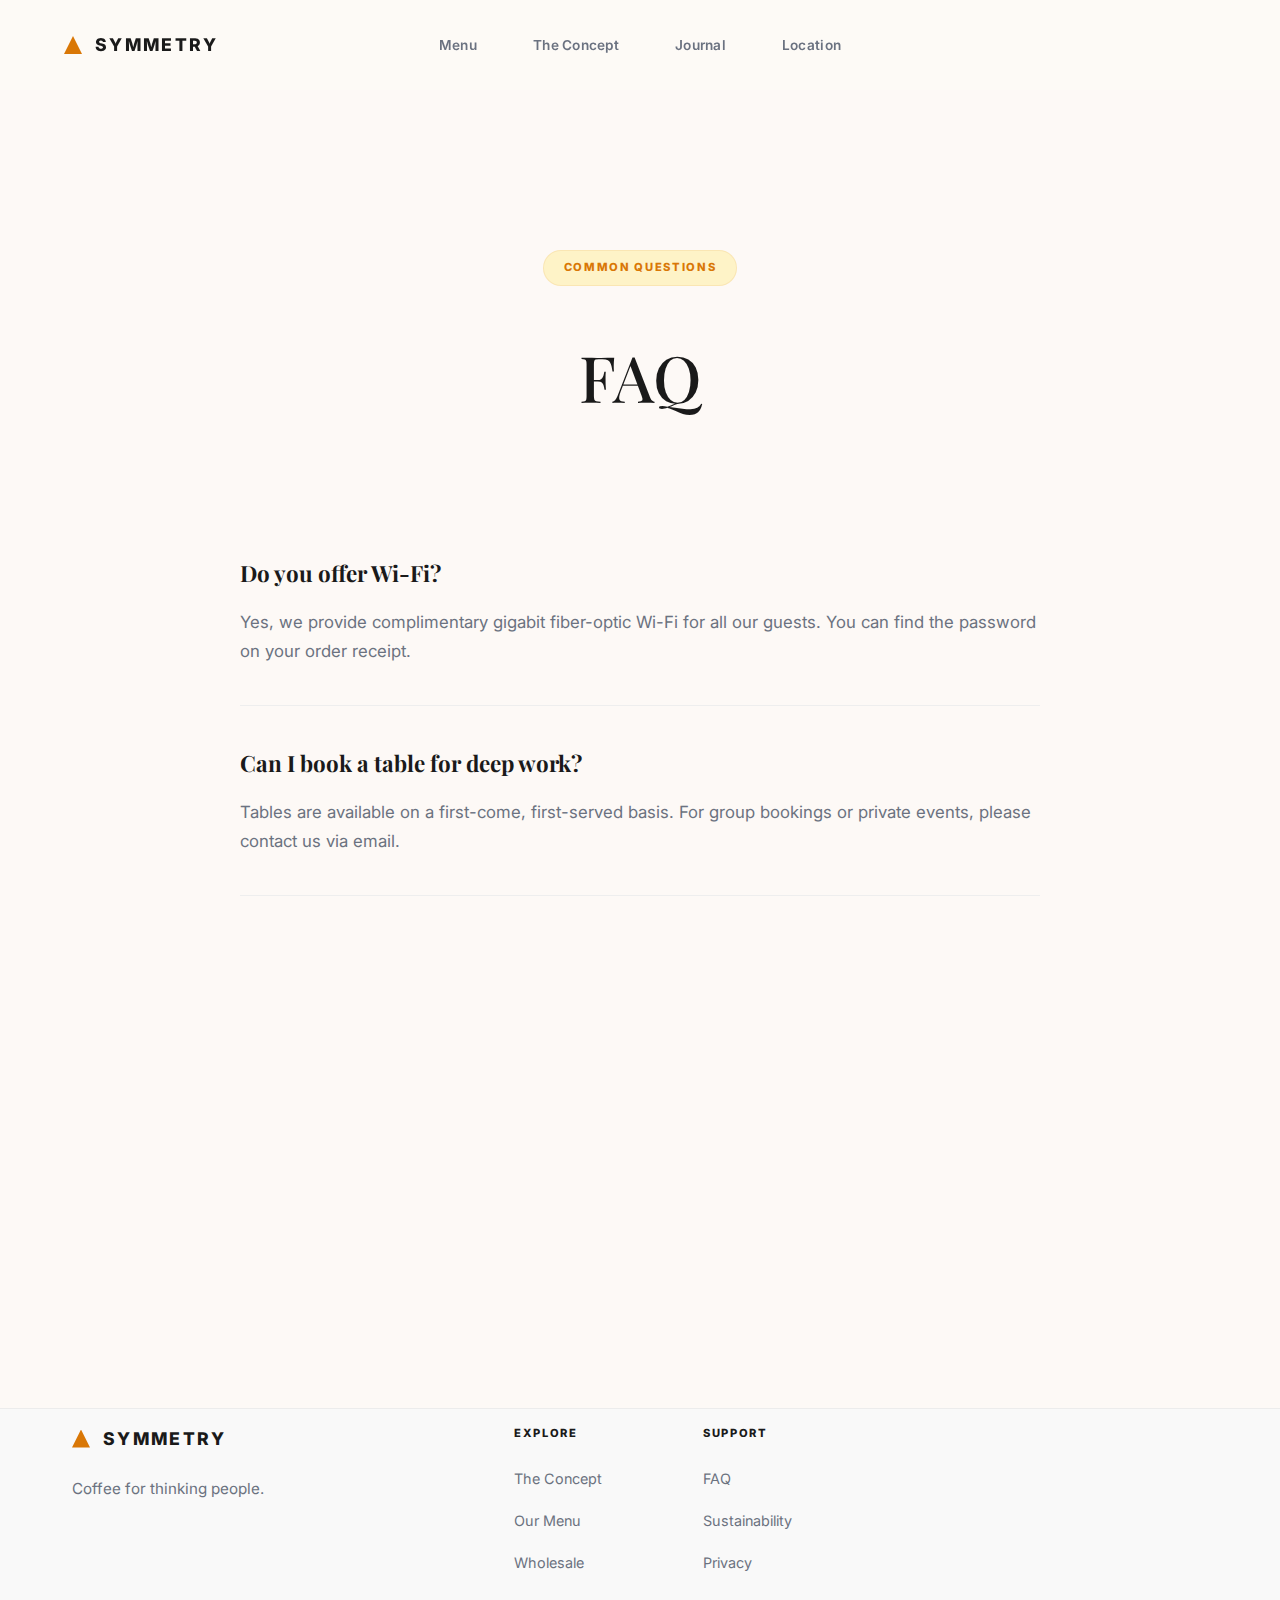
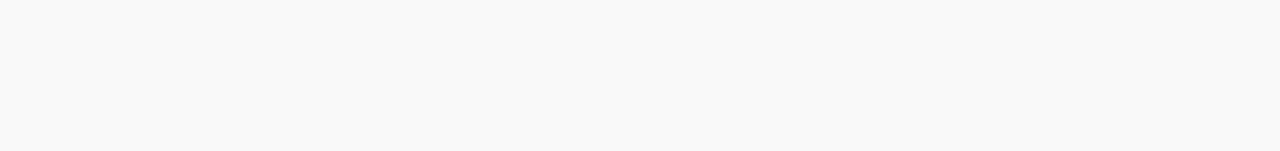
<file: faq.html>
<!DOCTYPE html>
<html lang="en">

<head>
    <meta charset="UTF-8">
    <meta name="viewport" content="width=device-width, initial-scale=1.0">
    <title>FAQ — SYMMETRY</title>

    <!-- Google Fonts -->
    <link rel="preconnect" href="https://fonts.googleapis.com">
    <link rel="preconnect" href="https://fonts.gstatic.com" crossorigin>
    <link
        href="https://fonts.googleapis.com/css2?family=Inter:wght@400;500;600;700&family=Playfair+Display:ital,wght@0,500;0,600;0,700;1,500;1,600&display=swap"
        rel="stylesheet">

    <!-- Styles -->
    <link rel="stylesheet" href="style.css">
    <style>
        .faq-hero {
            padding: 10rem 0 4rem;
            text-align: center;
        }

        .faq-hero h1 {
            font-size: 4rem;
            margin-bottom: 1.5rem;
        }

        .faq-list {
            max-width: 800px;
            margin: 0 auto 10rem;
        }

        .faq-item {
            border-bottom: 1px solid #eee;
            padding: 2.5rem 0;
        }

        .faq-question {
            font-size: 1.4rem;
            font-weight: 700;
            margin-bottom: 1rem;
            color: var(--text-primary);
        }

        .faq-answer {
            font-size: 1.05rem;
            color: var(--text-secondary);
            line-height: 1.7;
        }
    </style>
</head>

<body>

    <header>
        <div class="container">
            <nav>
                <a href="index.html" class="logo"><span></span>SYMMETRY</a>
                <ul class="nav-links">
                    <li><a href="menu.html">Menu</a></li>
                    <li><a href="concept.html">The Concept</a></li>
                    <li><a href="index.html#journal">Journal</a></li>
                    <li><a href="index.html#location">Location</a></li>
                </ul>
            </nav>
        </div>
    </header>

    <main class="container">
        <div class="faq-hero">
            <span class="badge">Common Questions</span>
            <h1>FAQ</h1>
        </div>

        <div class="faq-list">
            <div class="faq-item" data-reveal>
                <h3 class="faq-question">Do you offer Wi-Fi?</h3>
                <p class="faq-answer">Yes, we provide complimentary gigabit fiber-optic Wi-Fi for all our guests. You
                    can find the password on your order receipt.</p>
            </div>
            <div class="faq-item" data-reveal class="delay-1">
                <h3 class="faq-question">Can I book a table for deep work?</h3>
                <p class="faq-answer">Tables are available on a first-come, first-served basis. For group bookings or
                    private events, please contact us via email.</p>
            </div>
            <div class="faq-item" data-reveal class="delay-2">
                <h3 class="faq-question">Is the space suitable for business meetings?</h3>
                <p class="faq-answer">While we allow quiet conversations, our space is designed for deep focus. We ask
                    that all guests keep noise levels low to respect others' productivity.</p>
            </div>
            <div class="faq-item" data-reveal class="delay-3">
                <h3 class="faq-question">Do you have vegan milk options?</h3>
                <p class="faq-answer">Yes, we offer Oatly oat milk and organic soy milk as alternatives for all our
                    milk-based drinks.</p>
            </div>
        </div>
    </main>

    <footer>
        <div class="container footer-grid">
            <div class="footer-brand">
                <div class="logo"><span></span>SYMMETRY</div>
                <p>Coffee for thinking people.</p>
            </div>
            <div class="footer-nav">
                <div class="nav-col">
                    <h4>Explore</h4>
                    <ul>
                        <li><a href="concept.html">The Concept</a></li>
                        <li><a href="menu.html">Our Menu</a></li>
                        <li><a href="wholesale.html">Wholesale</a></li>
                    </ul>
                </div>
                <div class="nav-col">
                    <h4>Support</h4>
                    <ul>
                        <li><a href="faq.html">FAQ</a></li>
                        <li><a href="sustainability.html">Sustainability</a></li>
                        <li><a href="privacy.html">Privacy</a></li>
                    </ul>
                </div>
            </div>
        </div>
    </footer>

    <script src="script.js"></script>
</body>

</html>
</file>
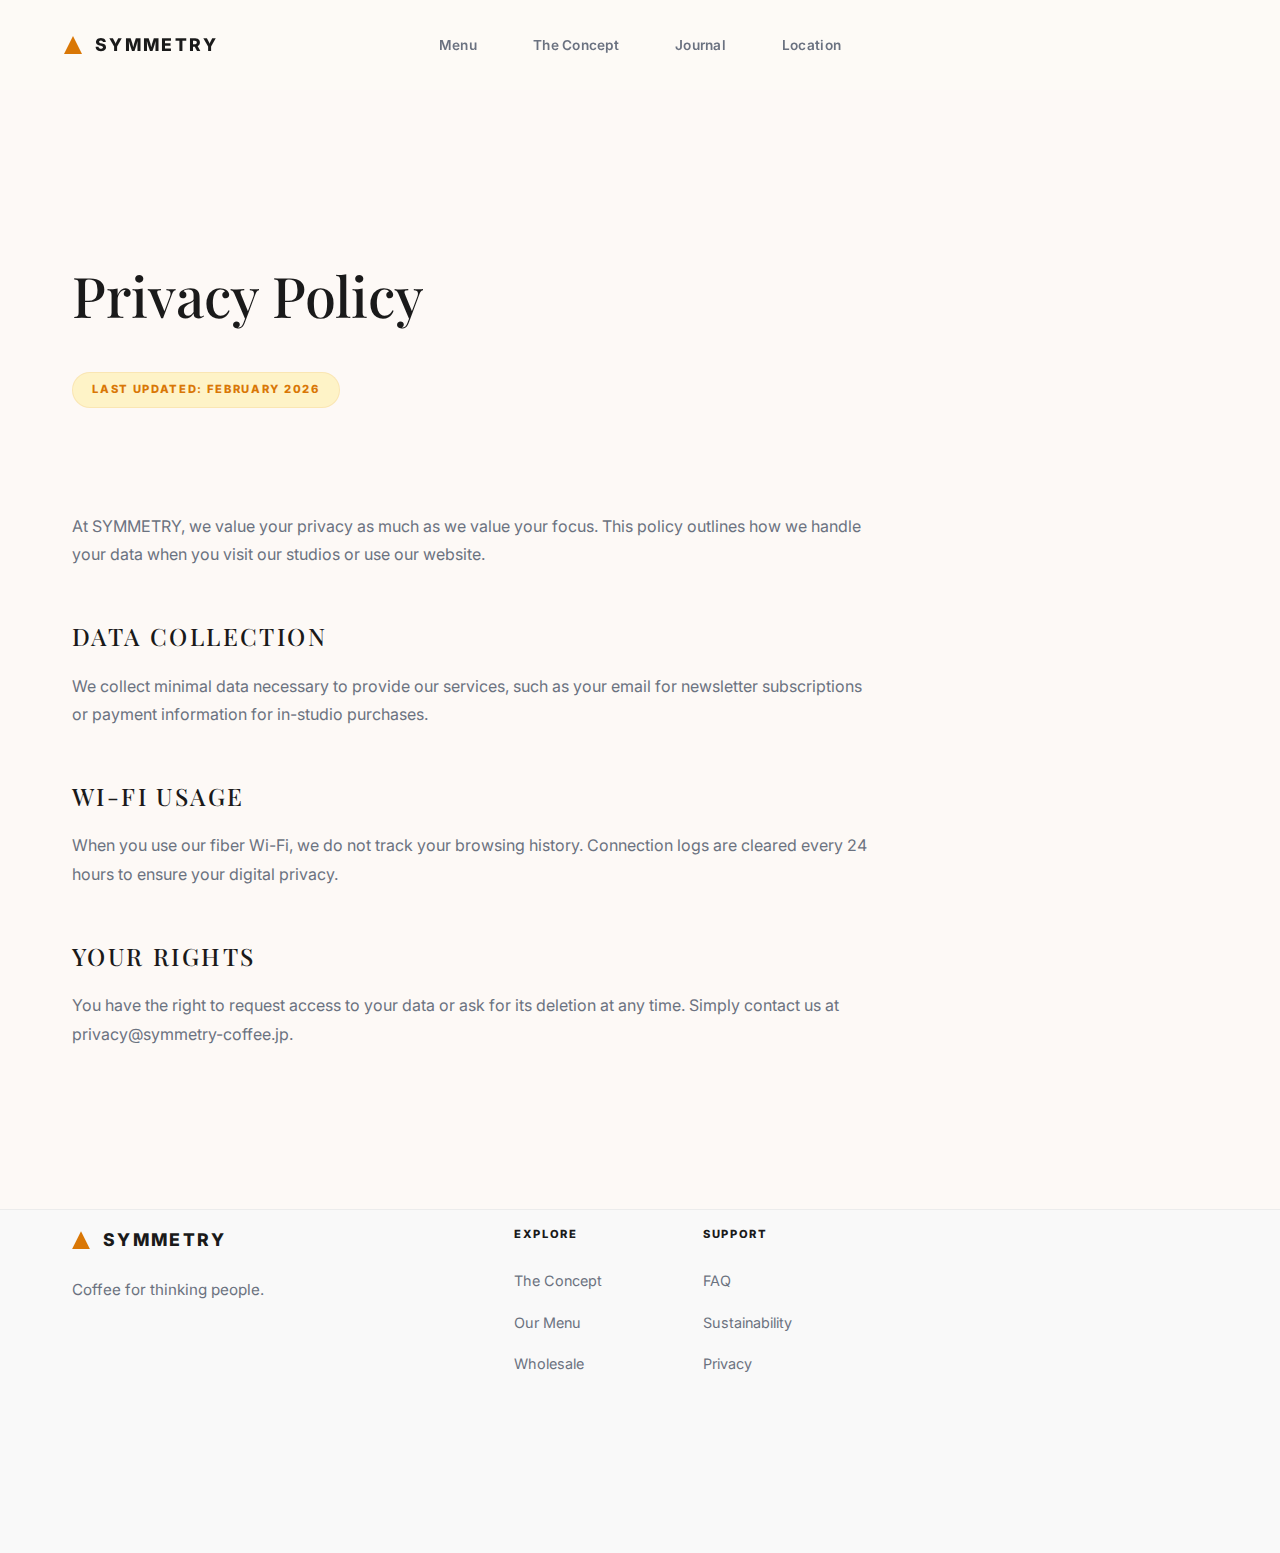
<file: privacy.html>
<!DOCTYPE html>
<html lang="en">

<head>
    <meta charset="UTF-8">
    <meta name="viewport" content="width=device-width, initial-scale=1.0">
    <title>Privacy Policy — SYMMETRY</title>

    <!-- Google Fonts -->
    <link rel="preconnect" href="https://fonts.googleapis.com">
    <link rel="preconnect" href="https://fonts.gstatic.com" crossorigin>
    <link
        href="https://fonts.googleapis.com/css2?family=Inter:wght@400;500;600;700&family=Playfair+Display:ital,wght@0,500;0,600;0,700;1,500;1,600&display=swap"
        rel="stylesheet">

    <!-- Styles -->
    <link rel="stylesheet" href="style.css">
    <style>
        .privacy-hero {
            padding: 10rem 0 4rem;
            text-align: left;
        }

        .privacy-hero h1 {
            font-size: 3.5rem;
            margin-bottom: 2rem;
        }

        .privacy-content {
            max-width: 800px;
            margin-bottom: 10rem;
        }

        .privacy-content h2 {
            font-size: 1.5rem;
            margin-top: 3rem;
            margin-bottom: 1rem;
            text-transform: uppercase;
            letter-spacing: 0.1em;
        }

        .privacy-content p {
            color: var(--text-secondary);
            line-height: 1.8;
            margin-bottom: 1.5rem;
        }
    </style>
</head>

<body>

    <header>
        <div class="container">
            <nav>
                <a href="index.html" class="logo"><span></span>SYMMETRY</a>
                <ul class="nav-links">
                    <li><a href="menu.html">Menu</a></li>
                    <li><a href="concept.html">The Concept</a></li>
                    <li><a href="index.html#journal">Journal</a></li>
                    <li><a href="index.html#location">Location</a></li>
                </ul>
            </nav>
        </div>
    </header>

    <main class="container">
        <div class="privacy-hero">
            <h1>Privacy Policy</h1>
            <p class="badge">Last Updated: February 2026</p>
        </div>

        <div class="privacy-content">
            <p>At SYMMETRY, we value your privacy as much as we value your focus. This policy outlines how we handle
                your data when you visit our studios or use our website.</p>

            <h2>Data Collection</h2>
            <p>We collect minimal data necessary to provide our services, such as your email for newsletter
                subscriptions or payment information for in-studio purchases.</p>

            <h2>Wi-Fi Usage</h2>
            <p>When you use our fiber Wi-Fi, we do not track your browsing history. Connection logs are cleared every 24
                hours to ensure your digital privacy.</p>

            <h2>Your Rights</h2>
            <p>You have the right to request access to your data or ask for its deletion at any time. Simply contact us
                at privacy@symmetry-coffee.jp.</p>
        </div>
    </main>

    <footer>
        <div class="container footer-grid">
            <div class="footer-brand">
                <div class="logo"><span></span>SYMMETRY</div>
                <p>Coffee for thinking people.</p>
            </div>
            <div class="footer-nav">
                <div class="nav-col">
                    <h4>Explore</h4>
                    <ul>
                        <li><a href="concept.html">The Concept</a></li>
                        <li><a href="menu.html">Our Menu</a></li>
                        <li><a href="wholesale.html">Wholesale</a></li>
                    </ul>
                </div>
                <div class="nav-col">
                    <h4>Support</h4>
                    <ul>
                        <li><a href="faq.html">FAQ</a></li>
                        <li><a href="sustainability.html">Sustainability</a></li>
                        <li><a href="privacy.html">Privacy</a></li>
                    </ul>
                </div>
            </div>
        </div>
    </footer>

    <script src="script.js"></script>
</body>

</html>
</file>
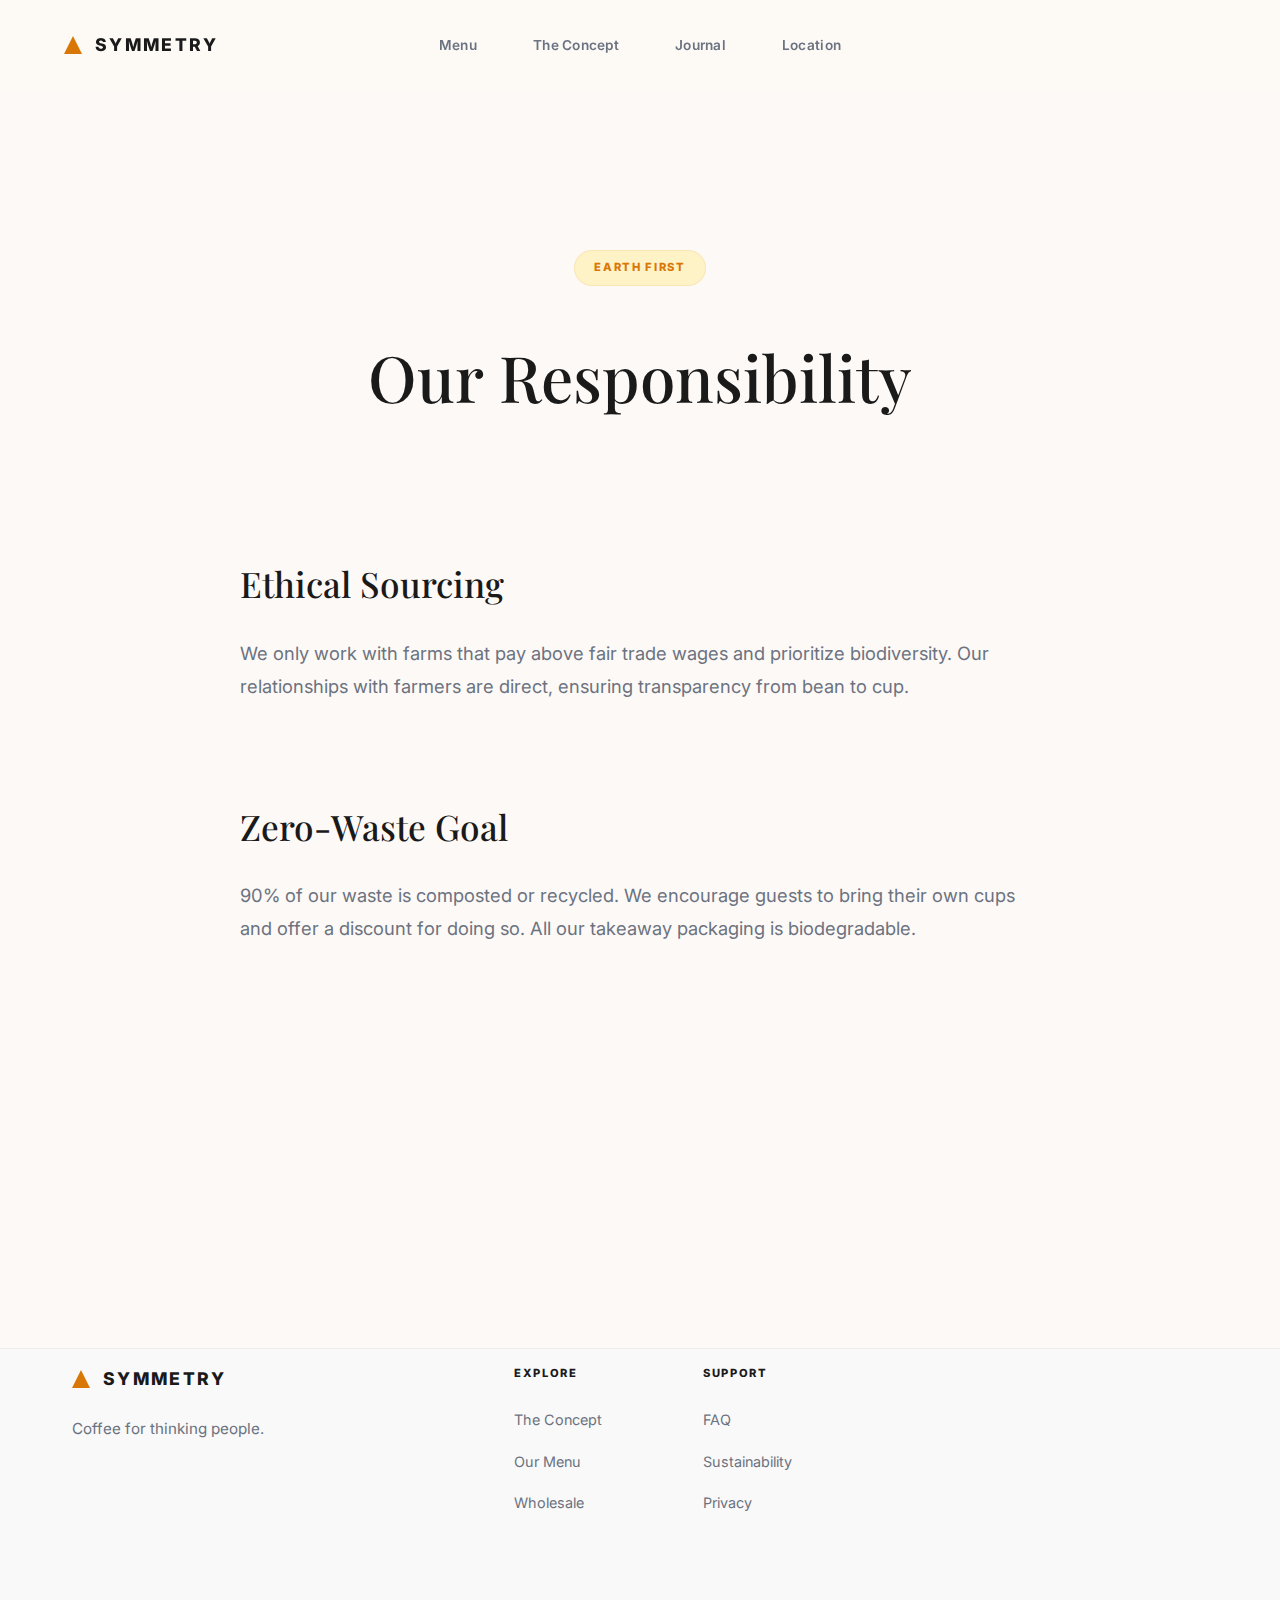
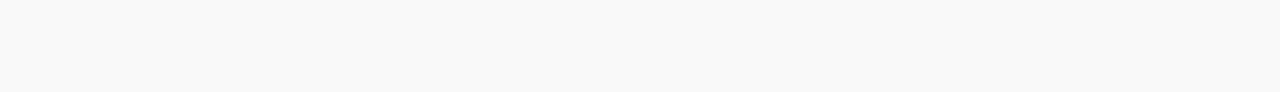
<file: sustainability.html>
<!DOCTYPE html>
<html lang="en">

<head>
    <meta charset="UTF-8">
    <meta name="viewport" content="width=device-width, initial-scale=1.0">
    <title>Sustainability — SYMMETRY</title>

    <!-- Google Fonts -->
    <link rel="preconnect" href="https://fonts.googleapis.com">
    <link rel="preconnect" href="https://fonts.gstatic.com" crossorigin>
    <link
        href="https://fonts.googleapis.com/css2?family=Inter:wght@400;500;600;700&family=Playfair+Display:ital,wght@0,500;0,600;0,700;1,500;1,600&display=swap"
        rel="stylesheet">

    <!-- Styles -->
    <link rel="stylesheet" href="style.css">
    <style>
        .sus-hero {
            padding: 10rem 0 6rem;
            text-align: center;
        }

        .sus-hero h1 {
            font-size: 4rem;
            margin-bottom: 2rem;
        }

        .sus-content {
            max-width: 800px;
            margin: 0 auto 10rem;
        }

        .sus-item {
            margin-bottom: 6rem;
        }

        .sus-item h2 {
            font-size: 2.2rem;
            margin-bottom: 1.5rem;
        }

        .sus-item p {
            font-size: 1.15rem;
            color: var(--text-secondary);
            line-height: 1.8;
            margin-bottom: 1.5rem;
        }
    </style>
</head>

<body>

    <header>
        <div class="container">
            <nav>
                <a href="index.html" class="logo"><span></span>SYMMETRY</a>
                <ul class="nav-links">
                    <li><a href="menu.html">Menu</a></li>
                    <li><a href="concept.html">The Concept</a></li>
                    <li><a href="index.html#journal">Journal</a></li>
                    <li><a href="index.html#location">Location</a></li>
                </ul>
            </nav>
        </div>
    </header>

    <main class="container">
        <div class="sus-hero">
            <span class="badge">Earth First</span>
            <h1>Our Responsibility</h1>
        </div>

        <div class="sus-content">
            <div class="sus-item" data-reveal>
                <h2>Ethical Sourcing</h2>
                <p>We only work with farms that pay above fair trade wages and prioritize biodiversity. Our
                    relationships with farmers are direct, ensuring transparency from bean to cup.</p>
            </div>
            <div class="sus-item" data-reveal class="delay-1">
                <h2>Zero-Waste Goal</h2>
                <p>90% of our waste is composted or recycled. We encourage guests to bring their own cups and offer a
                    discount for doing so. All our takeaway packaging is biodegradable.</p>
            </div>
            <div class="sus-item" data-reveal class="delay-2">
                <h2>Renewable Energy</h2>
                <p>SYMMETRY studios are powered by 100% renewable wind and solar energy. We minimize our carbon
                    footprint through energy-efficient roasting and brewing equipment.</p>
            </div>
        </div>
    </main>

    <footer>
        <div class="container footer-grid">
            <div class="footer-brand">
                <div class="logo"><span></span>SYMMETRY</div>
                <p>Coffee for thinking people.</p>
            </div>
            <div class="footer-nav">
                <div class="nav-col">
                    <h4>Explore</h4>
                    <ul>
                        <li><a href="concept.html">The Concept</a></li>
                        <li><a href="menu.html">Our Menu</a></li>
                        <li><a href="wholesale.html">Wholesale</a></li>
                    </ul>
                </div>
                <div class="nav-col">
                    <h4>Support</h4>
                    <ul>
                        <li><a href="faq.html">FAQ</a></li>
                        <li><a href="sustainability.html">Sustainability</a></li>
                        <li><a href="privacy.html">Privacy</a></li>
                    </ul>
                </div>
            </div>
        </div>
    </footer>

    <script src="script.js"></script>
</body>

</html>
</file>
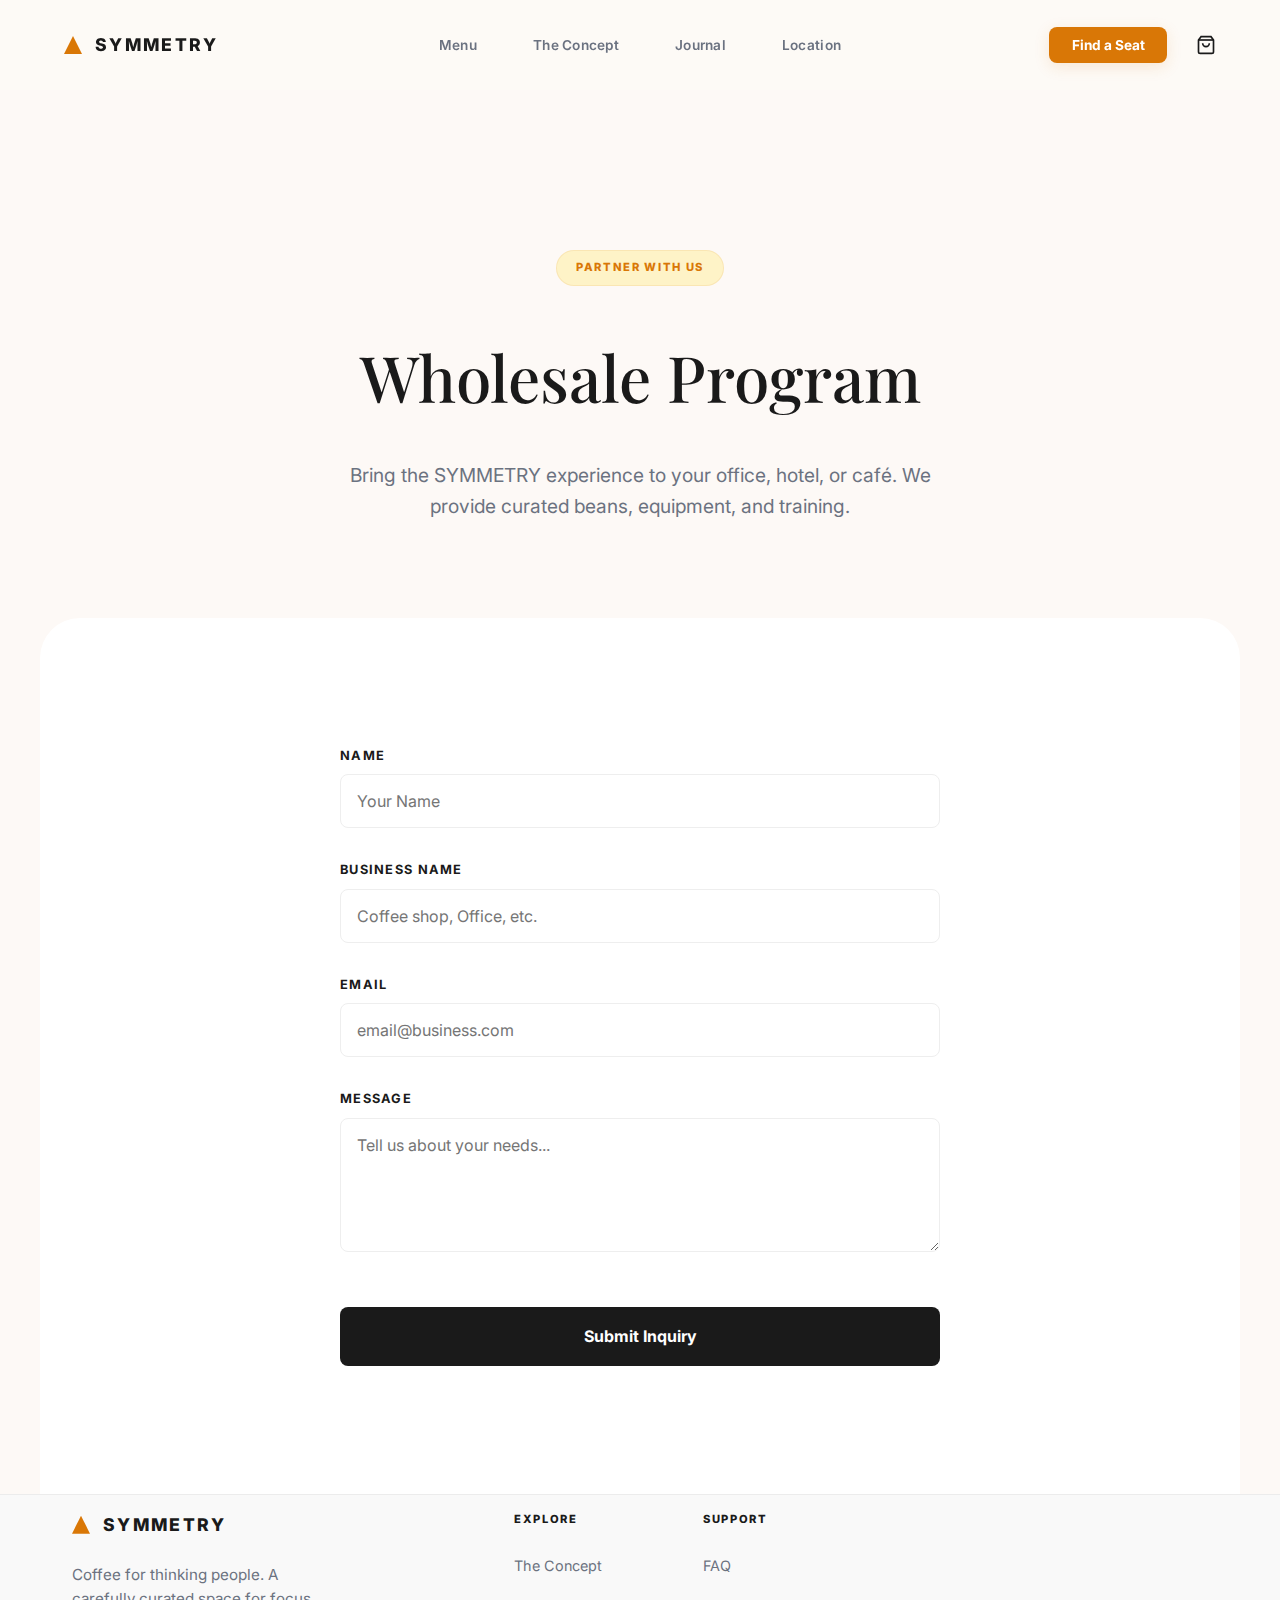
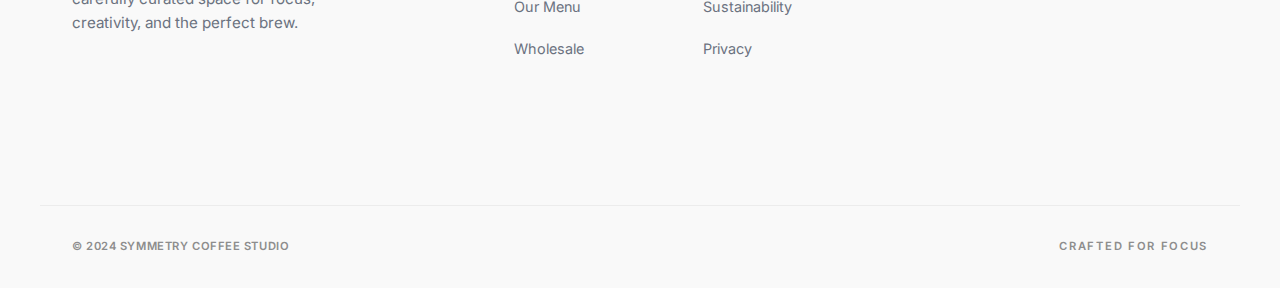
<file: wholesale.html>
<!DOCTYPE html>
<html lang="en">

<head>
    <meta charset="UTF-8">
    <meta name="viewport" content="width=device-width, initial-scale=1.0">
    <title>Wholesale — SYMMETRY</title>

    <!-- Google Fonts -->
    <link rel="preconnect" href="https://fonts.googleapis.com">
    <link rel="preconnect" href="https://fonts.gstatic.com" crossorigin>
    <link
        href="https://fonts.googleapis.com/css2?family=Inter:wght@400;500;600;700&family=Playfair+Display:ital,wght@0,500;0,600;0,700;1,500;1,600&display=swap"
        rel="stylesheet">

    <!-- Styles -->
    <link rel="stylesheet" href="style.css">
    <style>
        .wholesale-hero {
            padding: 10rem 0 6rem;
            text-align: center;
        }

        .wholesale-hero h1 {
            font-size: 4rem;
            margin-bottom: 2rem;
        }

        .wholesale-hero p {
            font-size: 1.2rem;
            color: var(--text-secondary);
            max-width: 600px;
            margin: 0 auto;
        }

        .contact-form-section {
            padding: 8rem 0;
            background: white;
            border-radius: 40px 40px 0 0;
        }

        .form-container {
            max-width: 600px;
            margin: 0 auto;
        }

        .input-group {
            margin-bottom: 2rem;
        }

        .input-group label {
            display: block;
            font-size: 0.8rem;
            font-weight: 700;
            text-transform: uppercase;
            letter-spacing: 0.1em;
            margin-bottom: 0.5rem;
        }

        .input-group input,
        .input-group textarea {
            width: 100%;
            padding: 1rem;
            border: 1px solid #eee;
            border-radius: 8px;
            font-family: inherit;
            font-size: 1rem;
            outline: none;
            transition: var(--transition);
        }

        .input-group input:focus,
        .input-group textarea:focus {
            border-color: var(--accent);
        }

        .btn-submit {
            background: #1a1a1a;
            color: white;
            width: 100%;
            padding: 1.2rem;
            border-radius: 8px;
            font-weight: 700;
            font-size: 1rem;
            margin-top: 1rem;
        }

        .btn-submit:hover {
            background: #333;
            transform: translateY(-2px);
        }
    </style>
</head>

<body>

    <header>
        <div class="container">
            <nav>
                <a href="index.html" class="logo"><span></span>SYMMETRY</a>
                <ul class="nav-links">
                    <li><a href="menu.html">Menu</a></li>
                    <li><a href="concept.html">The Concept</a></li>
                    <li><a href="index.html#journal">Journal</a></li>
                    <li><a href="index.html#location">Location</a></li>
                </ul>
                <div class="nav-actions">
                    <button class="btn-primary">Find a Seat</button>
                    <a href="#" class="cart-icon"><svg width="20" height="20" viewBox="0 0 24 24" fill="none"
                            stroke="currentColor" stroke-width="2">
                            <path d="M6 2 3 6v14a2 2 0 0 0 2 2h14a2 2 0 0 0 2-2V6l-3-4Z" />
                            <path d="M3 6h18" />
                            <path d="M16 10a4 4 0 0 1-8 0" />
                        </svg></a>
                </div>
            </nav>
        </div>
    </header>

    <main>
        <div class="wholesale-hero container">
            <span class="badge">Partner With Us</span>
            <h1>Wholesale Program</h1>
            <p>Bring the SYMMETRY experience to your office, hotel, or café. We provide curated beans, equipment, and
                training.</p>
        </div>

        <section class="contact-form-section container">
            <div class="form-container" data-reveal>
                <form>
                    <div class="input-group">
                        <label>Name</label>
                        <input type="text" placeholder="Your Name" required>
                    </div>
                    <div class="input-group">
                        <label>Business Name</label>
                        <input type="text" placeholder="Coffee shop, Office, etc." required>
                    </div>
                    <div class="input-group">
                        <label>Email</label>
                        <input type="email" placeholder="email@business.com" required>
                    </div>
                    <div class="input-group">
                        <label>Message</label>
                        <textarea rows="5" placeholder="Tell us about your needs..."></textarea>
                    </div>
                    <button type="submit" class="btn-submit">Submit Inquiry</button>
                </form>
            </div>
        </section>
    </main>

    <footer>
        <div class="container footer-grid">
            <div class="footer-brand">
                <div class="logo"><span></span>SYMMETRY</div>
                <p>Coffee for thinking people. A carefully curated space for focus, creativity, and the perfect brew.
                </p>
            </div>
            <div class="footer-nav">
                <div class="nav-col">
                    <h4>Explore</h4>
                    <ul>
                        <li><a href="concept.html">The Concept</a></li>
                        <li><a href="menu.html">Our Menu</a></li>
                        <li><a href="wholesale.html">Wholesale</a></li>
                    </ul>
                </div>
                <div class="nav-col">
                    <h4>Support</h4>
                    <ul>
                        <li><a href="faq.html">FAQ</a></li>
                        <li><a href="sustainability.html">Sustainability</a></li>
                        <li><a href="privacy.html">Privacy</a></li>
                    </ul>
                </div>
            </div>
        </div>
        <div class="container footer-bottom">
            <p>&copy; 2024 SYMMETRY COFFEE STUDIO</p>
            <p class="crafted">CRAFTED FOR FOCUS</p>
        </div>
    </footer>

    <script src="script.js"></script>
</body>

</html>
</file>
<file: style.css>
/* Design System */
:root {
    --bg-primary: #FDF9F6;
    --text-primary: #1A1A1A;
    --text-secondary: #6B7280;
    --accent: #D97706;
    /* Warm Orange from the "Find a Seat" button */
    --accent-hover: #B45309;
    --card-bg: #FFFFFF;
    --font-serif: 'Playfair Display', serif;
    --font-sans: 'Inter', system-ui, -apple-system, sans-serif;
    --transition: all 0.3s cubic-bezier(0.4, 0, 0.2, 1);
}

* {
    margin: 0;
    padding: 0;
    box-sizing: border-box;
    -webkit-font-smoothing: antialiased;
}

body {
    font-family: var(--font-sans);
    background-color: var(--bg-primary);
    color: var(--text-primary);
    line-height: 1.6;
    overflow-x: hidden;
}

h1,
h2,
h3 {
    font-family: var(--font-serif);
    font-weight: 500;
}

a {
    text-decoration: none;
    color: inherit;
    transition: var(--transition);
}

ul {
    list-style: none;
}

img {
    max-width: 100%;
    display: block;
}

button {
    cursor: pointer;
    border: none;
    background: none;
    font-family: inherit;
    transition: var(--transition);
}

.container {
    max-width: 1200px;
    margin: 0 auto;
    padding: 0 2rem;
}

/* Header */
header {
    height: 90px;
    /* Increased height for breathability */
    display: flex;
    align-items: center;
    position: sticky;
    top: 0;
    background: rgba(253, 249, 246, 0.9);
    backdrop-filter: blur(15px);
    z-index: 1000;
    transition: var(--transition);
}

header .container {
    max-width: 1440px;
    /* Wider container for the header only */
    width: 100%;
    padding: 0 4rem;
    /* More horizontal padding */
}

nav {
    display: grid;
    grid-template-columns: 1fr auto 1fr;
    align-items: center;
    width: 100%;
}

.logo {
    display: flex;
    align-items: center;
    gap: 0.8rem;
    font-weight: 800;
    font-size: 1.1rem;
    letter-spacing: 0.15rem;
    text-transform: uppercase;
    justify-self: start;
}

.logo span {
    width: 18px;
    height: 18px;
    background: var(--accent);
    clip-path: polygon(50% 0%, 0% 100%, 100% 100%);
    display: inline-block;
}

.nav-links {
    display: flex;
    gap: 3.5rem;
    /* More space between links */
    justify-content: center;
}

.nav-links a {
    font-size: 0.85rem;
    color: var(--text-secondary);
    font-weight: 600;
    letter-spacing: 0.02em;
}

.nav-links a:hover {
    color: var(--text-primary);
}

.nav-actions {
    display: flex;
    align-items: center;
    gap: 1.8rem;
    justify-self: end;
}

.btn-primary {
    background: var(--accent);
    color: white;
    padding: 0.65rem 1.4rem;
    border-radius: 8px;
    font-weight: 700;
    font-size: 0.85rem;
    box-shadow: 0 4px 15px rgba(217, 119, 6, 0.15);
}

.btn-primary:hover {
    background: var(--accent-hover);
    transform: translateY(-1px);
    box-shadow: 0 6px 20px rgba(217, 119, 6, 0.25);
}

.cart-icon {
    font-size: 1.2rem;
    color: var(--text-primary);
    display: flex;
    align-items: center;
}

/* Hero Section */
.hero {
    position: relative;
    height: calc(100vh - 80px);
    min-height: 700px;
    display: flex;
    flex-direction: column;
    justify-content: center;
    align-items: center;
    text-align: center;
    padding: 4rem 1rem;
    background: url('images/my-shop.jpeg') center/cover no-repeat;
    margin-bottom: 2rem;
}

/* Hero Overlay to match the soft aesthetic */
.hero::before {
    content: '';
    position: absolute;
    top: 0;
    left: 0;
    width: 100%;
    height: 100%;
    background: rgba(0, 0, 0, 0.6);
    /* Darker overlay for readability */
    backdrop-filter: blur(2px);
    /* Subtle blur for focus */
    z-index: 1;
}

.hero-content {
    position: relative;
    z-index: 2;
    max-width: 900px;
}

.badge {
    display: inline-block;
    background: #FEF3C7;
    /* Soft yellow/orange tint */
    padding: 0.5rem 1.2rem;
    border-radius: 100px;
    font-size: 0.7rem;
    font-weight: 800;
    letter-spacing: 0.15em;
    text-transform: uppercase;
    color: #D97706;
    margin-bottom: 2.5rem;
    border: 1px solid rgba(217, 119, 6, 0.1);
}

.hero-title {
    font-size: clamp(3rem, 8vw, 5.5rem);
    line-height: 1.1;
    margin-bottom: 1.5rem;
    color: white;
    /* Changed to white */
}

.hero-title .italic {
    display: block;
    font-style: italic;
    color: rgba(255, 255, 255, 0.9);
    /* Lighter italic text */
    margin-top: 0.2rem;
}

.hero-subtitle {
    font-size: 1.1rem;
    color: rgba(255, 255, 255, 0.85);
    /* Lighter subtitle */
    max-width: 500px;
    margin: 0 auto 3rem;
}

.hero-buttons {
    display: flex;
    gap: 1rem;
    justify-content: center;
}

.btn-dark {
    background: #1A1A1A;
    color: white;
    padding: 1rem 2rem;
    border-radius: 8px;
    font-weight: 600;
}

.btn-white {
    background: white;
    color: #1A1A1A;
    padding: 1rem 2rem;
    border-radius: 8px;
    font-weight: 600;
    box-shadow: 0 4px 20px rgba(0, 0, 0, 0.05);
}

.btn-dark:hover,
.btn-white:hover {
    transform: translateY(-2px);
    box-shadow: 0 8px 25px rgba(0, 0, 0, 0.1);
}

/* Brew List Section */
.brew-list {
    padding: 8rem 0;
}

.section-header {
    display: flex;
    justify-content: space-between;
    align-items: flex-end;
    margin-bottom: 4rem;
}

.section-title h2 {
    font-size: 3rem;
    margin-bottom: 1rem;
}

.section-title p {
    color: var(--text-secondary);
    max-width: 450px;
}

.view-all {
    display: flex;
    align-items: center;
    gap: 0.5rem;
    color: var(--accent);
    font-weight: 600;
    font-size: 0.9rem;
}

.view-all:hover {
    gap: 0.8rem;
}

.products-grid {
    display: grid;
    grid-template-columns: repeat(auto-fit, minmax(300px, 1fr));
    gap: 2.5rem;
}

.product-card {
    transition: var(--transition);
}

.product-image {
    aspect-ratio: 4/5;
    border-radius: 12px;
    overflow: hidden;
    margin-bottom: 1.5rem;
    background: #EEE;
}

.product-image img {
    width: 100%;
    height: 100%;
    object-fit: cover;
    transition: transform 0.6s cubic-bezier(0.16, 1, 0.3, 1);
}

.product-card:hover .product-image img {
    transform: scale(1.05);
}

.product-info {
    display: flex;
    justify-content: space-between;
    align-items: baseline;
    margin-bottom: 0.5rem;
}

.product-title {
    font-size: 1.25rem;
    font-weight: 600;
}

.product-price {
    color: var(--text-secondary);
    font-weight: 500;
}

.product-desc {
    font-size: 0.9rem;
    color: var(--text-secondary);
    line-height: 1.5;
}

/* Sanctuary Section */
.sanctuary {
    background: #111111;
    color: white;
    padding: 8rem 0;
    margin: 4rem 0;
}

.sanctuary-grid {
    display: grid;
    grid-template-columns: 1fr 1fr;
    align-items: center;
    gap: 6rem;
}

.sanctuary-image-wrapper {
    position: relative;
    padding-right: 2rem;
    padding-bottom: 2.5rem;
}

.sanctuary-image-wrapper::after {
    content: '';
    position: absolute;
    bottom: 0;
    right: 0;
    width: 80%;
    height: 80%;
    background: #3D2B1F;
    border-radius: 12px;
    z-index: 1;
}

.sanctuary-image-wrapper img {
    position: relative;
    z-index: 2;
    border-radius: 12px;
    width: 100%;
}

.sanctuary-content h2 {
    font-size: 3.5rem;
    margin-bottom: 2rem;
    line-height: 1.1;
}

.sanctuary-content p {
    color: #8D8D8D;
    font-size: 1.1rem;
    margin-bottom: 3rem;
}

.feature-list {
    display: flex;
    flex-direction: column;
    gap: 2rem;
}

.feature-item {
    display: flex;
    gap: 1.5rem;
    align-items: flex-start;
}

.feature-icon {
    color: var(--accent);
    flex-shrink: 0;
    margin-top: 0.2rem;
}

.feature-text h3 {
    font-family: var(--font-sans);
    font-size: 1.1rem;
    font-weight: 700;
    margin-bottom: 0.3rem;
}

.feature-text p {
    font-size: 0.9rem;
    margin-bottom: 0;
}

/* Journal Section */
.journal {
    padding: 8rem 0;
}

.journal-header {
    text-align: center;
    margin-bottom: 5rem;
}

.journal-header h2 {
    font-size: 3.5rem;
    margin-bottom: 1rem;
}

.journal-header p {
    color: var(--text-secondary);
    font-size: 1.1rem;
}

.journal-grid {
    display: grid;
    grid-template-columns: repeat(auto-fit, minmax(320px, 1fr));
    gap: 2rem;
}

.journal-card {
    background: white;
    padding: 1.5rem;
    border-radius: 20px;
    transition: var(--transition);
}

.journal-card:hover {
    transform: translateY(-5px);
    box-shadow: 0 20px 40px rgba(0, 0, 0, 0.05);
}

.journal-card img {
    border-radius: 12px;
    margin-bottom: 1.5rem;
    aspect-ratio: 16/10;
    object-fit: cover;
    background: #F3F4F6;
}

.journal-card:nth-child(3) img {
    background: #FDF2F2;
    /* Soft peach for the playlist card */
}

.category {
    display: block;
    font-size: 0.7rem;
    font-weight: 700;
    text-transform: uppercase;
    letter-spacing: 0.1em;
    margin-bottom: 0.8rem;
}

.category.craftsmanship {
    color: #D97706;
}

.category.lifestyle {
    color: #8B5CF6;
}

.category.atmosphere {
    color: #EE9B00;
}

.journal-title {
    font-size: 1.4rem;
    margin-bottom: 1rem;
    line-height: 1.4;
    font-family: var(--font-sans);
    font-weight: 700;
}

.journal-excerpt {
    font-size: 0.95rem;
    color: var(--text-secondary);
    margin-bottom: 1.5rem;
    display: -webkit-box;
    -webkit-line-clamp: 2;
    -webkit-box-orient: vertical;
    line-clamp: 2;
    overflow: hidden;
}

.read-story {
    display: flex;
    align-items: center;
    gap: 0.5rem;
    font-size: 0.85rem;
    font-weight: 600;
}

.read-story:hover {
    gap: 0.8rem;
}

/* Location Section */
.location {
    padding: 6rem 0 0;
}

.location-grid {
    display: grid;
    grid-template-columns: 1fr 1fr;
    gap: 4rem;
    align-items: center;
}

.location-info h2 {
    font-size: 3.5rem;
    margin-bottom: 3rem;
    line-height: 1.1;
}

.info-group {
    margin-bottom: 2.5rem;
}

.info-label {
    display: block;
    font-size: 0.7rem;
    font-weight: 800;
    text-transform: uppercase;
    letter-spacing: 0.15em;
    color: #8D8D8D;
    margin-bottom: 1rem;
}

.location-info p {
    font-size: 1.1rem;
    font-weight: 500;
}

.hours-row {
    display: flex;
    justify-content: space-between;
    max-width: 300px;
    margin-bottom: 0.5rem;
    font-size: 0.95rem;
    font-weight: 500;
}

.contact-link {
    font-size: 1rem;
    font-weight: 500;
    text-decoration: underline;
    text-underline-offset: 4px;
}

.map-wrapper {
    border-radius: 20px;
    overflow: hidden;
    aspect-ratio: 4/3;
    background: #F3F4F6;
    border: 1px solid rgba(0, 0, 0, 0.05);
}

.map-wrapper iframe {
    width: 100%;
    height: 100%;
    display: block;
    filter: grayscale(100%) contrast(1.1) opacity(0.8);
    transition: var(--transition);
}

.map-wrapper:hover iframe {
    filter: none;
    opacity: 1;
}

/* Menu Page Specifics */
.menu-page {
    padding-top: 4rem;
}

.menu-intro {
    text-align: center;
    margin-bottom: 6rem;
}

.menu-intro h1 {
    font-size: 4rem;
    margin-bottom: 1.5rem;
}

.menu-intro p {
    color: var(--text-secondary);
    font-size: 1.2rem;
    max-width: 600px;
    margin: 0 auto;
}

.menu-category {
    margin-bottom: 8rem;
}

.category-title {
    font-size: 2rem;
    margin-bottom: 3rem;
    border-bottom: 1px solid rgba(0, 0, 0, 0.05);
    padding-bottom: 1rem;
}

/* Footer Section */
footer {
    padding: 1rem 0 2rem;
    background: #F9F9F9;
    border-top: 1px solid rgba(0, 0, 0, 0.05);
}

.footer-grid {
    display: grid;
    grid-template-columns: 1.5fr 1.5fr 1fr;
    gap: 4rem;
    margin-bottom: 8rem;
}

.footer-brand .logo {
    margin-bottom: 1.5rem;
}

.footer-brand p {
    font-size: 0.95rem;
    color: var(--text-secondary);
    max-width: 250px;
    margin-bottom: 2rem;
}

.social-links {
    display: flex;
    gap: 1rem;
}

.social-icon {
    width: 40px;
    height: 40px;
    border-radius: 50%;
    border: 1px solid rgba(0, 0, 0, 0.1);
    display: flex;
    align-items: center;
    justify-content: center;
    color: var(--text-primary);
}

.social-icon:hover {
    background: white;
    border-color: var(--accent);
    color: var(--accent);
}

.footer-nav {
    display: grid;
    grid-template-columns: 1fr 1fr;
}

.footer-nav h4,
.footer-newsletter h4 {
    font-size: 0.7rem;
    font-weight: 800;
    text-transform: uppercase;
    letter-spacing: 0.15em;
    margin-bottom: 1.5rem;
}

.footer-nav ul li {
    margin-bottom: 1rem;
}

.footer-nav ul a {
    font-size: 0.9rem;
    color: var(--text-secondary);
}

.footer-nav ul a:hover {
    color: var(--text-primary);
}

.footer-newsletter p {
    font-size: 0.9rem;
    color: var(--text-secondary);
    margin-bottom: 1.5rem;
}

.newsletter-form {
    display: flex;
    background: #EEEEEE;
    border-radius: 8px;
    padding: 4px;
}

.newsletter-form input {
    background: transparent;
    border: none;
    padding: 0.8rem 1rem;
    flex-grow: 1;
    font-family: inherit;
    font-size: 0.9rem;
    outline: none;
}

.newsletter-form button {
    background: #1A1A1A;
    color: white;
    padding: 0.8rem;
    border-radius: 6px;
    display: flex;
    align-items: center;
    justify-content: center;
}

.newsletter-form button:hover {
    background: #333;
}

.footer-bottom {
    display: flex;
    justify-content: space-between;
    padding-top: 2rem;
    border-top: 1px solid rgba(0, 0, 0, 0.05);
    font-size: 0.7rem;
    font-weight: 600;
    letter-spacing: 0.05em;
    color: #8D8D8D;
}

.footer-bottom .crafted {
    text-transform: uppercase;
    letter-spacing: 0.15em;
}

/* Responsive */
@media (max-width: 768px) {
    .nav-links {
        display: none;
    }

    .section-header {
        flex-direction: column;
        align-items: flex-start;
        gap: 1.5rem;
    }

    .hero-title {
        font-size: 3.5rem;
    }

    .sanctuary-grid {
        grid-template-columns: 1fr;
        gap: 4rem;
    }

    .sanctuary-image-wrapper {
        padding-right: 0;
        margin: 0 auto;
    }

    .journal-header h2,
    .sanctuary-content h2,
    .location-info h2 {
        font-size: 2.8rem;
    }

    .location-grid {
        grid-template-columns: 1fr;
    }

    .footer-grid {
        grid-template-columns: 1fr;
        gap: 3rem;
        margin-bottom: 4rem;
    }

    .footer-nav {
        gap: 2rem;
    }
}

/* Micro-animations */
[data-reveal] {
    opacity: 0;
    transform: translateY(30px);
    transition: all 0.8s cubic-bezier(0.16, 1, 0.3, 1);
}

[data-reveal].active {
    opacity: 1;
    transform: translateY(0);
}

.delay-1 {
    transition-delay: 0.1s;
}

.delay-2 {
    transition-delay: 0.2s;
}

.delay-3 {
    transition-delay: 0.3s;
}
</file>
